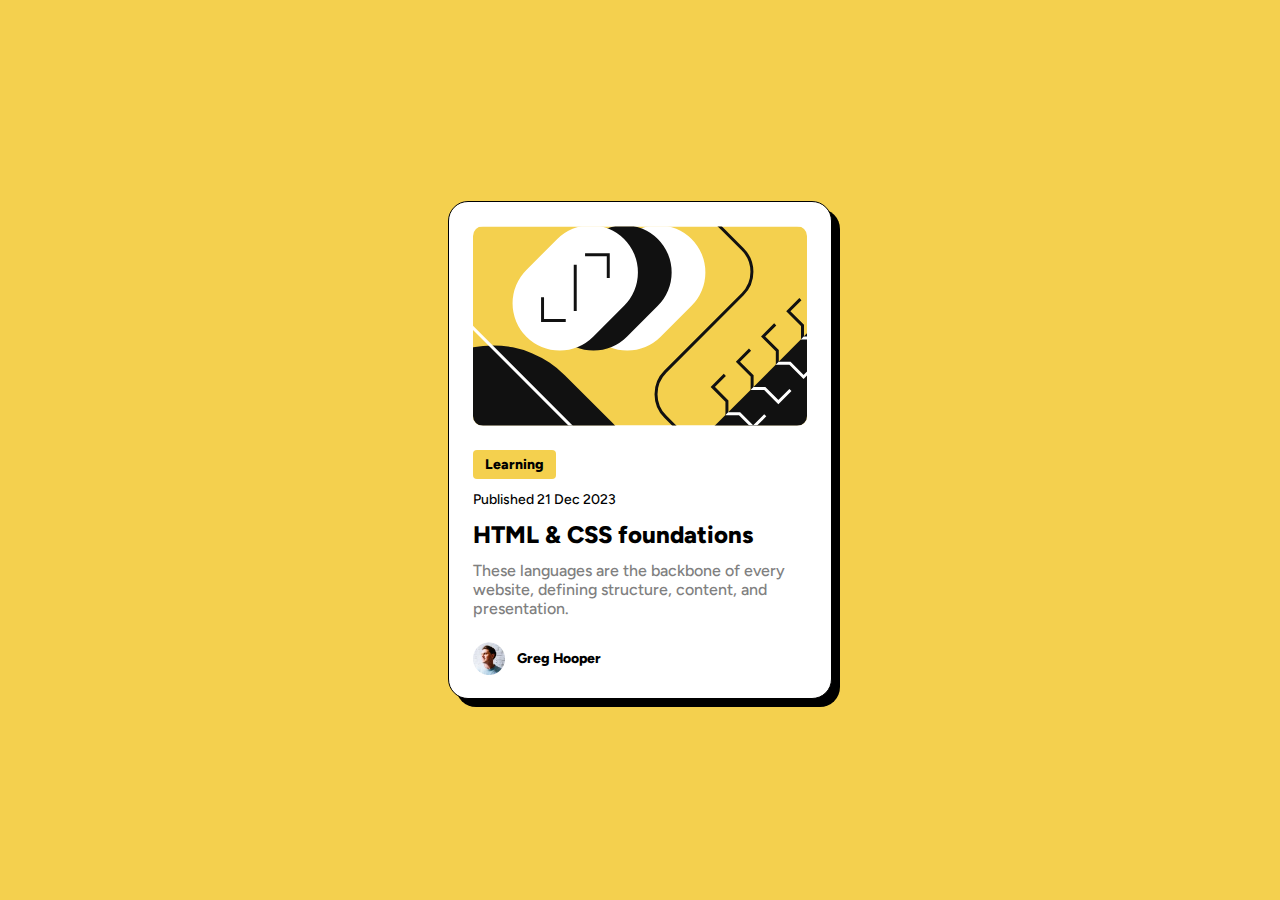
<file: blog_preview_card/index.html>
<!DOCTYPE html>
<html lang="en">
  <head>
    <meta charset="UTF-8" />
    <meta name="viewport" content="width=device-width, initial-scale=1.0" />
    <!-- displays site properly based on user's device -->

    <link
      rel="icon"
      type="image/png"
      sizes="32x32"
      href="./assets/images/favicon-32x32.png"
    />
    <link rel="stylesheet" href="global.css" />

    <link rel="preconnect" href="https://fonts.googleapis.com" />
    <link rel="preconnect" href="https://fonts.gstatic.com" crossorigin />
    <link
      href="https://fonts.googleapis.com/css2?family=Figtree:ital,wght@0,300..900;1,300..900&display=swap"
      rel="stylesheet"
    />

    <title>Frontend Mentor | Blog preview card</title>

    <!-- Feel free to remove these styles or customise in your own stylesheet 👍 -->
    <style>
      .attribution {
        font-size: 11px;
        text-align: center;
      }
      .attribution a {
        color: hsl(228, 45%, 44%);
      }
    </style>
  </head>
  <body class="flexbox">
    <section class="flexbox">
      <div class="flexbox imageContainer">
        <img src="./assets/images/illustration-article.svg" alt="card image" />
      </div>
      <div class="flexbox textContainer">
        <div class="tag">Learning</div>
        <div class="desc">
          <h2>Published 21 Dec 2023</h6>
          <h1>HTML & CSS foundations</h4>
          <p>
            These languages are the backbone of every website, defining
            structure, content, and presentation.
          </p>
        </div>
      </div>
      <div class="flexbox userInfo">
        <div class="userImg">
          <img src="./assets/images/image-avatar.webp" alt="user avatar" />
        </div>
        <p>Greg Hooper</p>
      </div>
    </section>

    <!-- <footer class="flexbox">
      Challenge by
      <a href="https://www.frontendmentor.io?ref=challenge" target="_blank"
        >Frontend Mentor</a
      >. Coded by <a href="#">Hanxin</a>.
    </footer> -->
  </body>
</html>
</file>
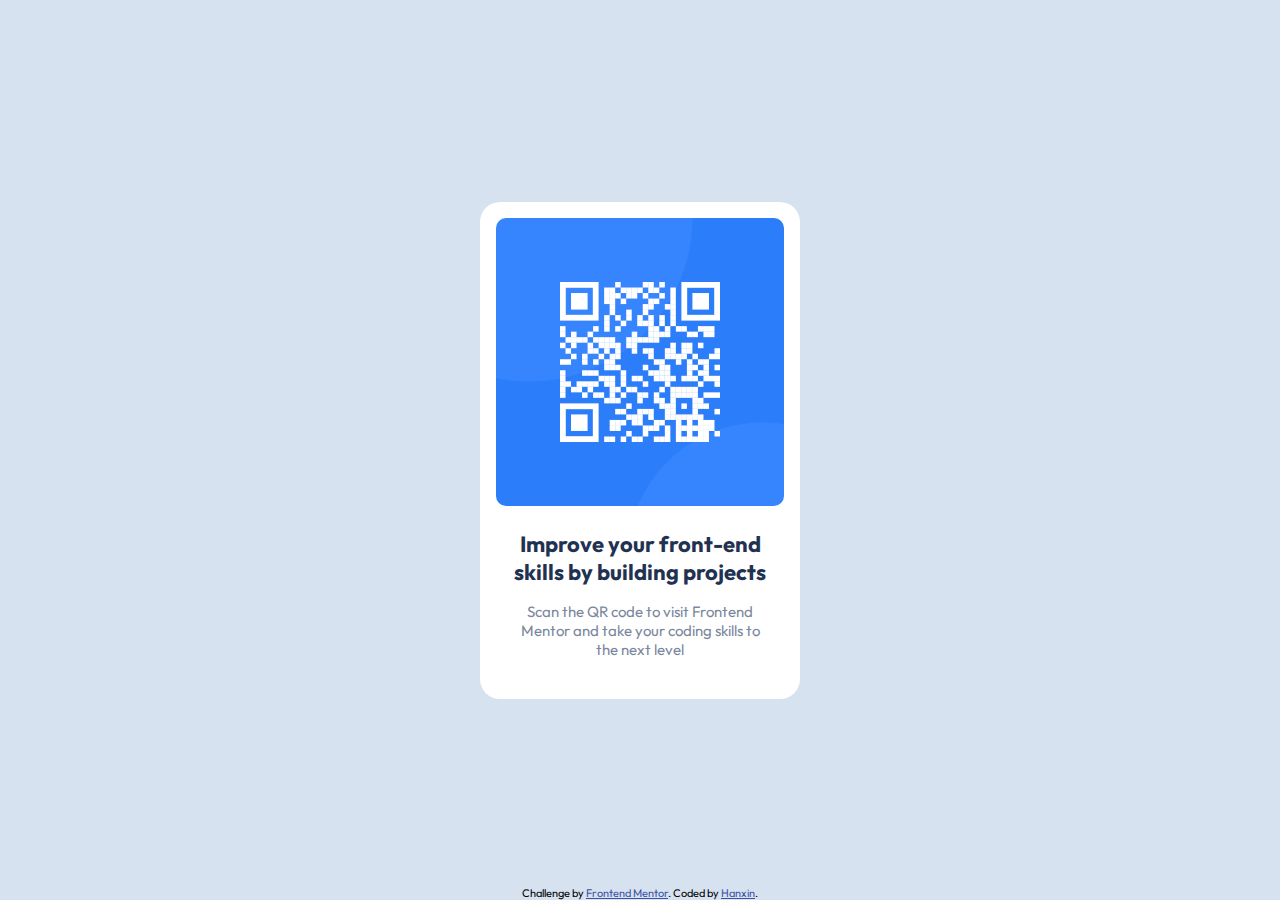
<file: qr_code/index.html>
<!DOCTYPE html>
<html lang="en">
  <head>
    <meta charset="UTF-8" />
    <meta name="viewport" content="width=device-width, initial-scale=1.0" />
    <!-- displays site properly based on user's device -->

    <link
      rel="icon"
      type="image/png"
      sizes="32x32"
      href="./images/favicon-32x32.png"
    />
    <link rel="stylesheet" type="text/css" href="global.css" />
    <link rel="preconnect" href="https://fonts.googleapis.com" />
    <link rel="preconnect" href="https://fonts.gstatic.com" crossorigin />
    <link
      href="https://fonts.googleapis.com/css2?family=Outfit:wght@100..900&display=swap"
      rel="stylesheet"
    />

    <title>Frontend Mentor | QR code component</title>

    <!-- Feel free to remove these styles or customise in your own stylesheet 👍 -->
    <style>
      .attribution {
        font-size: 11px;
        text-align: center;
      }
      .attribution a {
        color: hsl(228, 45%, 44%);
      }
    </style>
  </head>
  <body>
    <section class="container">
      <div class="qrContainer"></div>
      <div class="textContainer">
        <h4>Improve your front-end skills by building projects</h4>
        <p>
          Scan the QR code to visit Frontend Mentor and take your coding skills
          to the next level
        </p>
      </div>
    </section>

    <footer class="attribution">
      <div>
        Challenge by
        <a href="https://www.frontendmentor.io?ref=challenge" target="_blank"
          >Frontend Mentor</a
        >. Coded by <a href="#">Hanxin</a>.
      </div>
    </footer>
  </body>
</html>
</file>
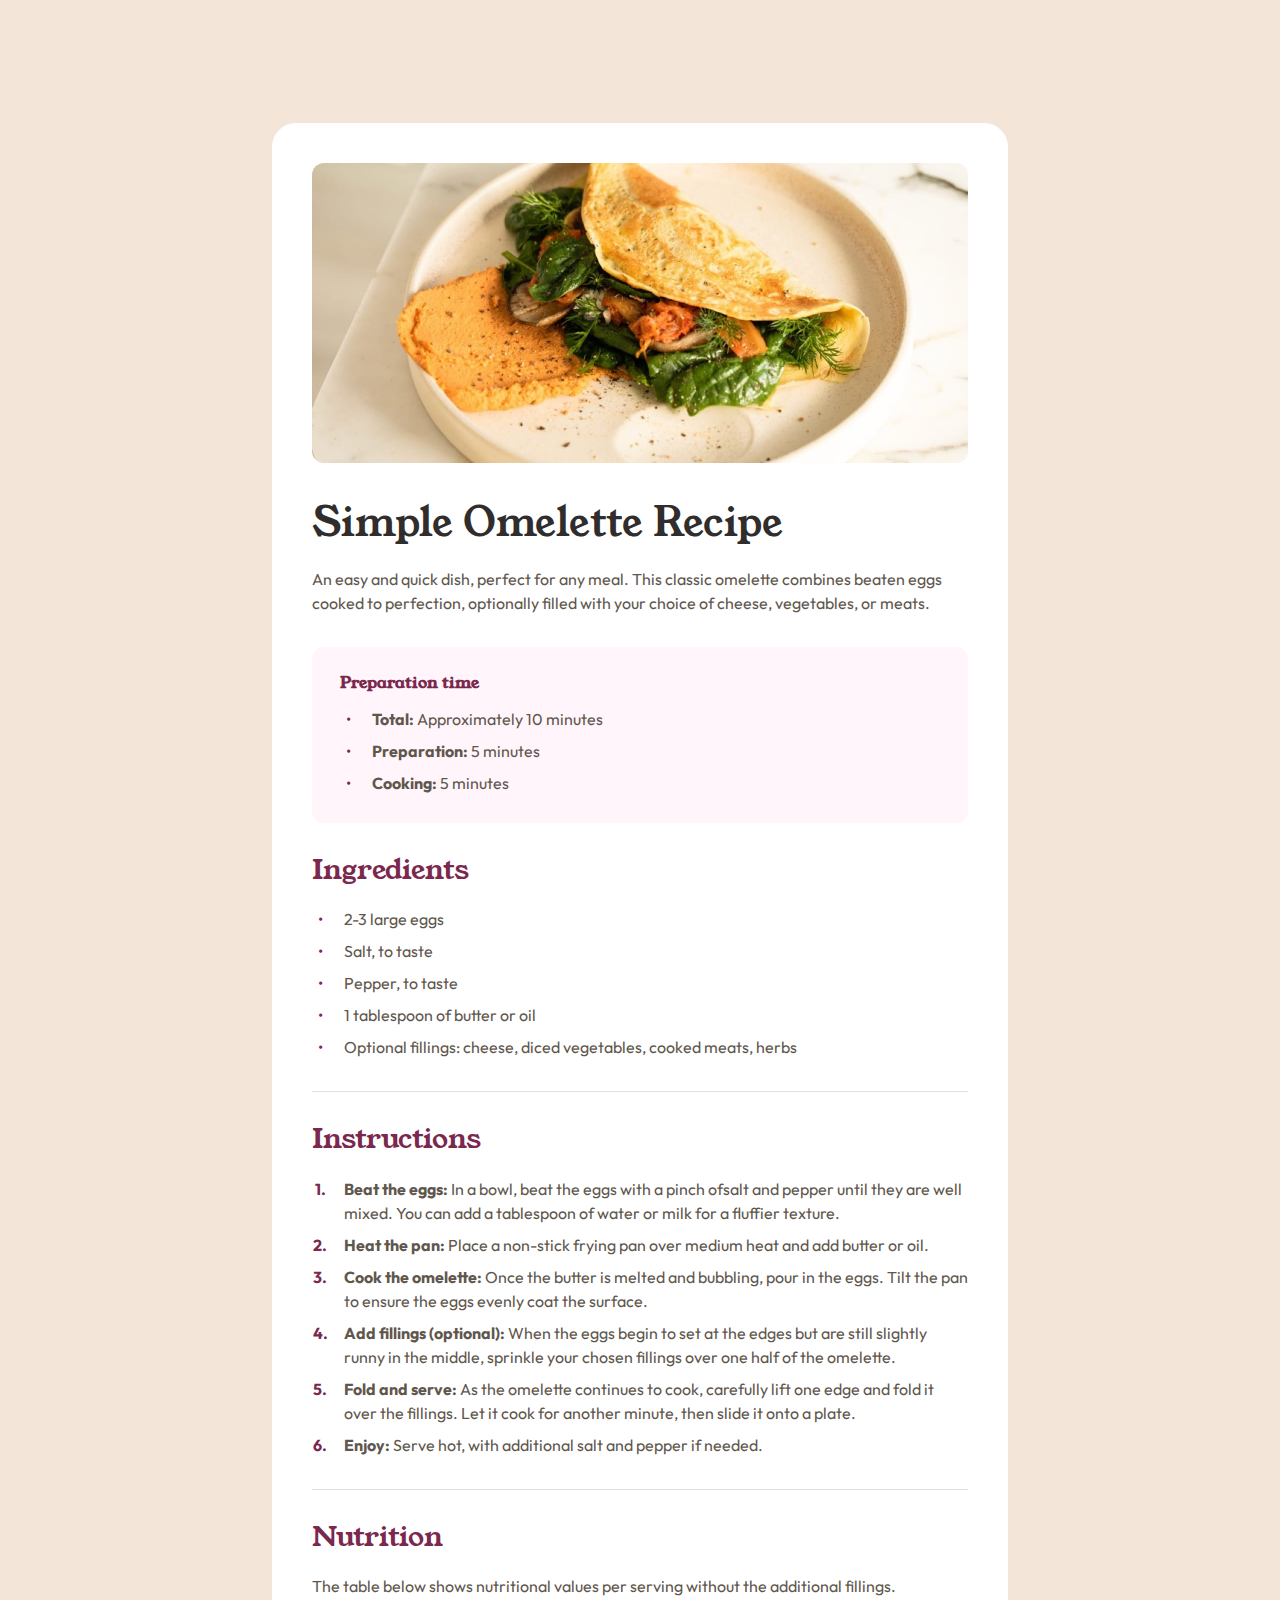
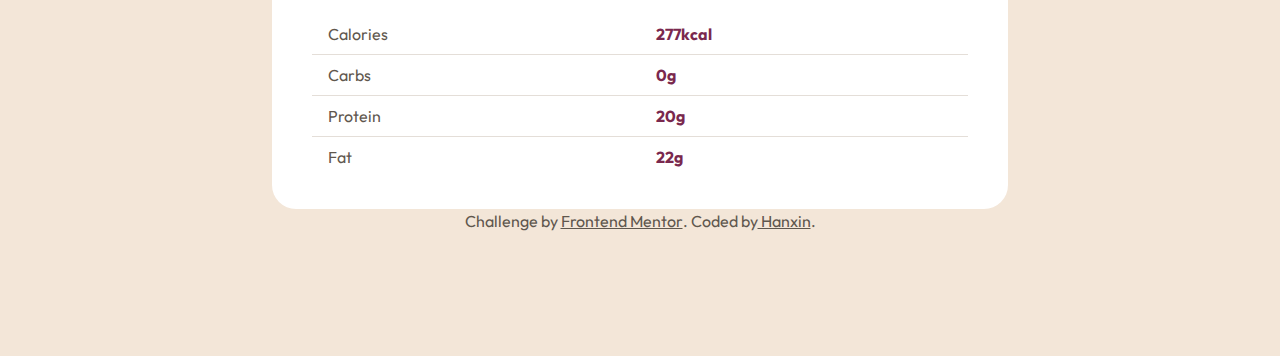
<file: recipe_page/index.html>
<!DOCTYPE html>
<html lang="en">
  <head>
    <meta charset="UTF-8" />
    <meta name="viewport" content="width=device-width, initial-scale=1.0" />
    <!-- displays site properly based on user's device -->

    <link
      rel="icon"
      type="image/png"
      sizes="32x32"
      href="./assets/images/favicon-32x32.png"
    />

    <link rel="preconnect" href="https://fonts.googleapis.com" />
    <link rel="preconnect" href="https://fonts.gstatic.com" crossorigin />
    <link
      href="https://fonts.googleapis.com/css2?family=Young+Serif&display=swap"
      rel="stylesheet"
    />

    <link rel="preconnect" href="https://fonts.googleapis.com" />
    <link rel="preconnect" href="https://fonts.gstatic.com" crossorigin />
    <link
      href="https://fonts.googleapis.com/css2?family=Outfit:wght@100..900&family=Young+Serif&display=swap"
      rel="stylesheet"
    />

    <link rel="stylesheet" type="text/css" href="global.css" />
    <title>Frontend Mentor | Recipe page</title>
  </head>
  <body class="flexBox">
    <main>
      <section class="flexBox">
        <div class="imageContainer flexBox">
          <img src="./assets/images/image-omelette.jpeg" alt="top image" />
        </div>
        <div class="flexBox contextContainer">
          <div class="title flexBoxText">
            <h1>Simple Omelette Recipe</h1>
            <p>
              An easy and quick dish, perfect for any meal. This classic
              omelette combines beaten eggs cooked to perfection, optionally
              filled with your choice of cheese, vegetables, or meats.
            </p>
          </div>
          <div class="preparation flexBoxText">
            <h2>Preparation time</h2>
            <div class="flexBoxText ulContainer">
              <div class="flexBox liContainer">
                <p class="flexBox bullet">&#x2022;</p>
                <p><span class="bold">Total:</span> Approximately 10 minutes</p>
              </div>
              <div class="flexBox liContainer">
                <p class="flexBox bullet">&#x2022;</p>
                <p><span class="bold">Preparation:</span> 5 minutes</p>
              </div>
              <div class="flexBox liContainer">
                <p class="flexBox bullet">&#x2022;</p>
                <p><span class="bold">Cooking:</span> 5 minutes</p>
              </div>
            </div>
          </div>
          <div class="sectionContainer flexBoxText">
            <h2>Ingredients</h2>
            <div class="flexBoxText ulContainer">
              <div class="flexBox liContainer">
                <p class="flexBox bullet">&#x2022;</p>
                <p>2-3 large eggs</p>
              </div>
              <div class="flexBox liContainer">
                <p class="flexBox bullet">&#x2022;</p>
                <p>Salt, to taste</p>
              </div>
              <div class="flexBox liContainer">
                <p class="flexBox bullet">&#x2022;</p>
                <p>Pepper, to taste</p>
              </div>
              <div class="flexBox liContainer">
                <p class="flexBox bullet">&#x2022;</p>
                <p>1 tablespoon of butter or oil</p>
              </div>
              <div class="flexBox liContainer">
                <p class="flexBox bullet">&#x2022;</p>
                <p>
                  Optional fillings: cheese, diced vegetables, cooked meats,
                  herbs
                </p>
              </div>
            </div>
          </div>
          <hr />
          <div class="sectionContainer flexBoxText">
            <h2>Instructions</h2>
            <div class="flexBoxText ulContainer">
              <div class="flexBox liContainer_top">
                <div class="flexBox boldColorText">1.</div>
                <p>
                  <span class="bold">Beat the eggs:</span> In a bowl, beat the
                  eggs with a pinch ofsalt and pepper until they are well mixed.
                  You can add a tablespoon of water or milk for a fluffier
                  texture.
                </p>
              </div>
              <div class="flexBox liContainer_top">
                <p class="flexBox boldColorText">2.</p>
                <p>
                  <span class="bold">Heat the pan:</span> Place a non-stick
                  frying pan over medium heat and add butter or oil.
                </p>
              </div>
              <div class="flexBox liContainer_top">
                <p class="flexBox boldColorText">3.</p>
                <p>
                  <span class="bold">Cook the omelette:</span> Once the butter
                  is melted and bubbling, pour in the eggs. Tilt the pan to
                  ensure the eggs evenly coat the surface.
                </p>
              </div>
              <div class="flexBox liContainer_top">
                <p class="flexBox boldColorText">4.</p>
                <p>
                  <span class="bold">Add fillings (optional):</span> When the
                  eggs begin to set at the edges but are still slightly runny in
                  the middle, sprinkle your chosen fillings over one half of the
                  omelette.
                </p>
              </div>
              <div class="flexBox liContainer_top">
                <p class="flexBox boldColorText">5.</p>
                <p>
                  <span class="bold">Fold and serve:</span> As the omelette
                  continues to cook, carefully lift one edge and fold it over
                  the fillings. Let it cook for another minute, then slide it
                  onto a plate.
                </p>
              </div>
              <div class="flexBox liContainer_top">
                <p class="flexBox boldColorText">6.</p>
                <p>
                  <span class="bold">Enjoy:</span> Serve hot, with additional
                  salt and pepper if needed.
                </p>
              </div>
            </div>
          </div>
          <hr />
          <div class="flexBoxText sectionContainer">
            <h2>Nutrition</h2>
            <p>
              The table below shows nutritional values per serving without the
              additional fillings.
            </p>
            <div class="flexBox table">
              <div class="flexBox td">
                <p>Calories</p>
                <p><span class="boldColorText">277kcal</span></p>
              </div>
              <hr />
              <div class="flexBox td">
                <p>Carbs</p>
                <p><span class="boldColorText">0g</span></p>
              </div>
              <hr />
              <div class="flexBox td">
                <p>Protein</p>
                <p><span class="boldColorText">20g</span></p>
              </div>
              <hr />
              <div class="flexBox td">
                <p>Fat</p>
                <p><span class="boldColorText">22g</span></p>
              </div>
            </div>
          </div>
        </div>
      </section>
    </main>

    <footer class="flexBox">
      Challenge by&nbsp
      <a href="https://www.frontendmentor.io?ref=challenge" target="_blank"
        >Frontend Mentor</a
      >. Coded by <a href="#">&nbspHanxin</a>.
    </footer>
  </body>
</html>
</file>
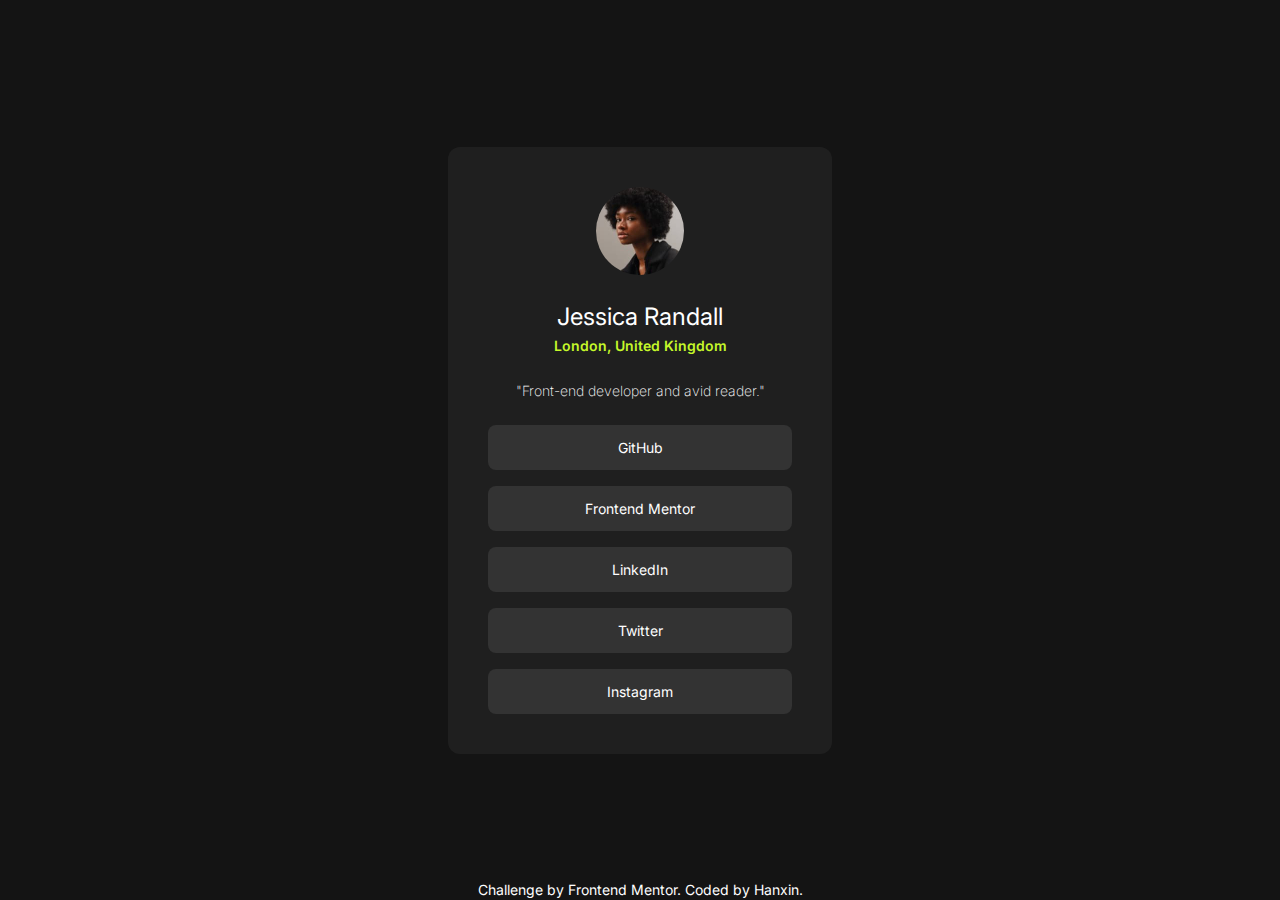
<file: social_links_profile/index.html>
<!DOCTYPE html>
<html lang="en">
  <head>
    <meta charset="UTF-8" />
    <meta name="viewport" content="width=device-width, initial-scale=1.0" />
    <!-- displays site properly based on user's device -->

    <link
      rel="icon"
      type="image/png"
      sizes="32x32"
      href="./assets/images/favicon-32x32.png"
    />

    <link rel="stylesheet" type="text/css" href="global.css" />
    <link rel="preconnect" href="https://fonts.googleapis.com" />
    <link rel="preconnect" href="https://fonts.gstatic.com" crossorigin />
    <link
      href="https://fonts.googleapis.com/css2?family=Inter:wght@100..900&display=swap"
      rel="stylesheet"
    />

    <title>Frontend Mentor | Social links profile</title>
  </head>
  <body class="flexBox">
    <section class="flexBox">
      <div class="bioPicContainer flexBox">
        <img src="./assets/images/avatar-jessica.jpeg" alt="avatar image" />
      </div>
      <div class="nameContainer flexBox">
        <h1>Jessica Randall</h1>
        <h2>London, United Kingdom</h2>
      </div>
        <p class="bioText">"Front-end developer and avid reader."</p>
      <ul class="links">
        <li><a href="#">GitHub</a></li>
        <li><a href="#">Frontend Mentor</a></li>
        <li><a href="#">LinkedIn</a></li>
        <li><a href="#">Twitter</a></li>
        <li><a href="#">Instagram</a></li>
      </ul>
    </section>
    <footer class="flexBox">
      Challenge by
      <a href="https://www.frontendmentor.io?ref=challenge" target="_blank"></a>
        &nbspFrontend Mentor</a
      >. Coded by <a href="#">&nbspHanxin</a>.
    </footer>
  </body>
</html>
</file>
<file: blog_preview_card/global.css>
* {
  box-sizing: border-box;
  margin: 0;
  padding: 0;
  font-family: "Figtree", sans-serif;
  transition-duration: 0.5s;
}

:root {
  --White: hsl(0, 0%, 100%);
  --Yellow: hsl(47, 88%, 63%);
  --Grey: hsl(0, 0%, 50%);
  --Black: hsl(0, 0%, 7%);
}

.flexbox {
  display: flex;
  justify-content: center;
  align-items: center;
}

body {
  background-color: var(--Yellow);
  width: 100vw;
  height: 100vh;
}

footer {
  position: absolute;
  bottom: 0;
}

section {
  position: relative;
  width: 384px;
  flex-direction: column;
  background-color: var(--White);
  border-radius: 20px;
  padding-top: 24px;
  padding-bottom: 24px;
  gap: 24px;
  border: 1px solid;
  box-shadow: 8px 8px 0px;
}

section:hover {
  box-shadow: 16px 16px 0px;
}

section:focus {
  box-shadow: 16px 16px 0px;
}

.imageContainer {
  position: relative;
  height: 200px;
  width: auto;
  overflow: hidden;
  border-radius: 10px;
  margin-left: 24px;
  margin-right: 24px;
}

.imageContainer img {
  object-fit: cover;
  width: 100%;
}

.textContainer {
  position: relative;
  align-items: flex-start;
  flex-direction: column;
  width: 100%;
  height: auto;
  gap: 12px;
  padding-left: 24px;
}

.tag {
  background-color: var(--Yellow);
  font-size: 14px;
  font-weight: 800;
  padding: 4px 12px;
  border-radius: 4px;
  line-height: 150%;
}

.desc {
  display: flex;
  gap: 12px;
  flex-direction: column;
  align-items: flex-start;
}

.desc h2 {
  font-size: 14px;
  font-weight: normal;
  color: black;
  font-weight: 500;
}

.desc h1 {
  font-size: 24px;
  font-weight: 800;
}

.desc p {
  font-size: 16px;
  color: var(--Grey);
  font-weight: 500;
}

.userInfo {
  width: 100%;
  justify-content: flex-start;
  padding-left: 24px;
  gap: 12px;
}

.userInfo p {
  font-size: 14px;
  font-weight: 800;
}

.userImg {
  height: 32px;
  width: 32px;
}

.userImg img {
  width: 100%;
}

@media only screen and (max-width: 768px) {
  section {
    width: 328px;
  }
}
</file>
<file: qr_code/global.css>
:root {
  --light-gray: hsl(212, 45%, 89%);
  --grayish-blue: hsl(220, 15%, 55%);
  --dark-blue: hsl(218, 44%, 22%);
  --white: hsl(0, 0%, 100%);
}

* {
  box-sizing: border-box;
  padding: 0;
  margin: 0;
  font-family: "Outfit", sans-serif;
}

body {
  background-color: var(--light-gray);
  width: 100vw;
  height: 100vh;
  display: flex;
  align-items: center;
  justify-content: center;
}

.container {
  background-color: var(--white);
  width: 320px;
  height: 497px;
  border-radius: 20px;
  display: flex;
  flex-direction: column;
  align-items: center;
}

.qrContainer {
  margin-top: 16px;
  width: 288px;
  height: 288px;
  border-radius: 10px;
  background-image: url("./images/image-qr-code.png");
  background-size: contain;
}

.qrContainer img {
  width: 100%;
  height: 100%;
}

.textContainer {
  width: 288px;
  margin-top: 24px;
  display: flex;
  flex-direction: column;
  align-items: center;
}

.textContainer h4 {
  font-size: 22px;
  color: var(--dark-blue);
  text-align: center;
  font-weight: 700;
}

.textContainer p {
  width: 256px;
  font-size: 15px;
  font-weight: 400;
  margin-top: 16px;
  text-align: center;
  color: var(--grayish-blue);
}

.attribution {
  position: absolute;
  bottom: 0;
  display: flex;
  align-items: center;
  justify-content: center;
  width: 100vw;
}
</file>
<file: recipe_page/global.css>
:root {
  --white: hsl(0, 0%, 100%);
  --rose-white: hsl(330, 100%, 98%);
  --eggshell: hsl(30, 54%, 90%);
  --light-grey: hsl(30, 18%, 87%);
  --wenge-brown: hsl(30, 10%, 34%);
  --dark-charcoal: hsl(24, 5%, 18%);
  --dark-raspberry: #7a284e;
}

* {
  box-sizing: border-box;
  padding: 0;
  margin: 0;
  color: var(--wenge-brown);
  font-size: 1rem;
  line-height: 150%;
  font-family: "Outfit";
  font-weight: 400;
}

hr {
  border: 0;
  width: 100%;
  background-color: var(--light-grey);
  height: 1px;
}

.flexBox {
  display: flex;
  align-items: center;
  justify-content: center;
}

.flexBoxText {
  display: flex;
  align-items: flex-start;
  justify-content: center;
  flex-direction: column;
}

body {
  min-height: 100vh;
  width: 100%;
  background-color: var(--eggshell);
  flex-direction: column;
  padding: 123px 0;
}

footer {
  position: relative;
  bottom: 0;
}

main {
  max-width: 736px;
  background-color: var(--white);
  border-radius: 24px;
  padding: 2.5rem 0;
}

section {
  flex-direction: column;
  gap: 2.5rem;
}

ul {
  list-style-position: inside;
}

li::marker {
  color: var(--dark-raspberry);
  font-size: 0.8rem;
}

h1 {
  font-family: "Young Serif";
  font-size: 2.5rem;
  color: var(--dark-charcoal);
  font-weight: 400;
  line-height: 100%;
}

h2 {
  font-family: "Young Serif";
  color: var(--dark-raspberry);
  font-size: 1.78rem;
  font-weight: 400;
  line-height: 100%;
}

.preparation h2 {
  font-size: 1rem;
  color: var(--dark-raspberry);
  font-weight: 700;
}

.bold {
  font-weight: 700;
}

.imageContainer {
  position: relative;
  width: 100%;
  height: auto;
  padding: 0px 2.5rem;
}

.imageContainer img {
  width: 100%;
  object-fit: cover;
  border-radius: 12px;
}

.ulContainer {
  gap: 0.5rem;
  width: 100%;
}

.liContainer {
  gap: 1rem;
  justify-content: flex-start;
}

.bullet {
  height: 1rem;
  width: 1rem;
  font-size: 1rem;
  color: var(--dark-raspberry);
}

.liContainer_top {
  align-items: flex-start;
  flex-shrink: 0;
  gap: 1rem;
  overflow: hidden;
}

.boldColorText {
  flex-shrink: 0;
  width: 1rem;
  font-size: 1rem;
  color: var(--dark-raspberry);
  font-weight: 700;
}

.title {
  gap: 1.5rem;
  flex-direction: column;
}

.preparation {
  gap: 1rem;
  padding: 1.75rem;
  width: 100%;
  background-color: var(--rose-white);
  border-radius: 12px;
}

.contextContainer {
  padding: 0 2.5rem;
  gap: 2rem;
  flex-direction: column;
}

.sectionContainer {
  width: 100%;
  gap: 1.5rem;
}

.table {
  width: 100%;
  flex-direction: column;
  gap: 0.5rem;
}

.td {
  width: 100%;
}

.td p {
  text-align: left;
  padding-left: 1rem;
  width: 100%;
}

@media only screen and (max-width: 768px) {
  .contextContainer {
    padding: 0 2rem;
  }

  .imageContainer {
    padding: 0px 0;
  }

  .imageContainer img {
    border-radius: 0;
  }

  main {
    padding-top: 0;
  }

  h1 {
    font-size: 2.25rem;
    font-weight: lighter;
  }

  footer {
    display: none;
  }
}
</file>
<file: social_links_profile/global.css>
:root {
  --Green: hsl(75, 94%, 57%);
  --White: hsl(0, 0%, 100%);
  --Grey: hsl(0, 0%, 20%);
  --Dark-Grey: hsl(0, 0%, 12%);
  --Off-Black: hsl(0, 0%, 8%);
}

* {
  box-sizing: border-box;
  padding: 0;
  margin: 0;
  font-family: "Inter", sans-serif;
  line-height: 150%;
  font-size: 14px;
  font-weight: 400;
}

.flexBox {
  display: flex;
  align-items: center;
  justify-content: center;
}

body {
  width: 100vw;
  height: 100vh;
  background-color: var(--Off-Black);
}

section {
  width: 384px;
  padding: 40px 0px;
  flex-direction: column;
  background-color: var(--Dark-Grey);
  gap: 24px;
  border-radius: 12px;
}

.bioPicContainer {
  position: relative;
  width: 88px;
  height: 88px;
  overflow: hidden;
  border-radius: 50px;
}

.bioPicContainer img {
  object-fit: cover;
  width: 100%;
}

.nameContainer {
  padding: 0px 40px;
  flex-direction: column;
}

.nameContainer h1 {
  color: var(--White);
  font-size: 24px;
  font-weight: 400;
}

.nameContainer h2 {
  color: var(--Green);
  font-weight: 600;
}

.bioText {
  color: var(--White);
  font-weight: 200;
  text-align: center;
}

ul {
  list-style-type: none;
  gap: 16px;
  width: 100%;
  padding: 0px 40px;
}

li {
  width: 100%;
  text-align: center;
  color: var(--White);
  padding: 12px 4px;
  background-color: var(--Grey);
  margin-top: 16px;
  border-radius: 8px;
}

li:first-child {
  margin-top: 0px;
}

li:hover {
  background-color: var(--Green);
  color: var(--Dark-Grey);
  font-weight: 600;
}

li a {
  color: inherit;
  font-weight: inherit;
}

a {
  color: var(--White);
}

a:link {
  text-decoration: none;
}
a:visited {
  text-decoration: none;
}
a:hover {
  text-decoration: none;
}
a:active {
  text-decoration: none;
}

footer {
  position: absolute;
  bottom: 0;
  width: 100vw;
  color: var(--White);
}

@media only screen and (max-width: 768px) {
  section {
    width: 327px;
  }
}
</file>
